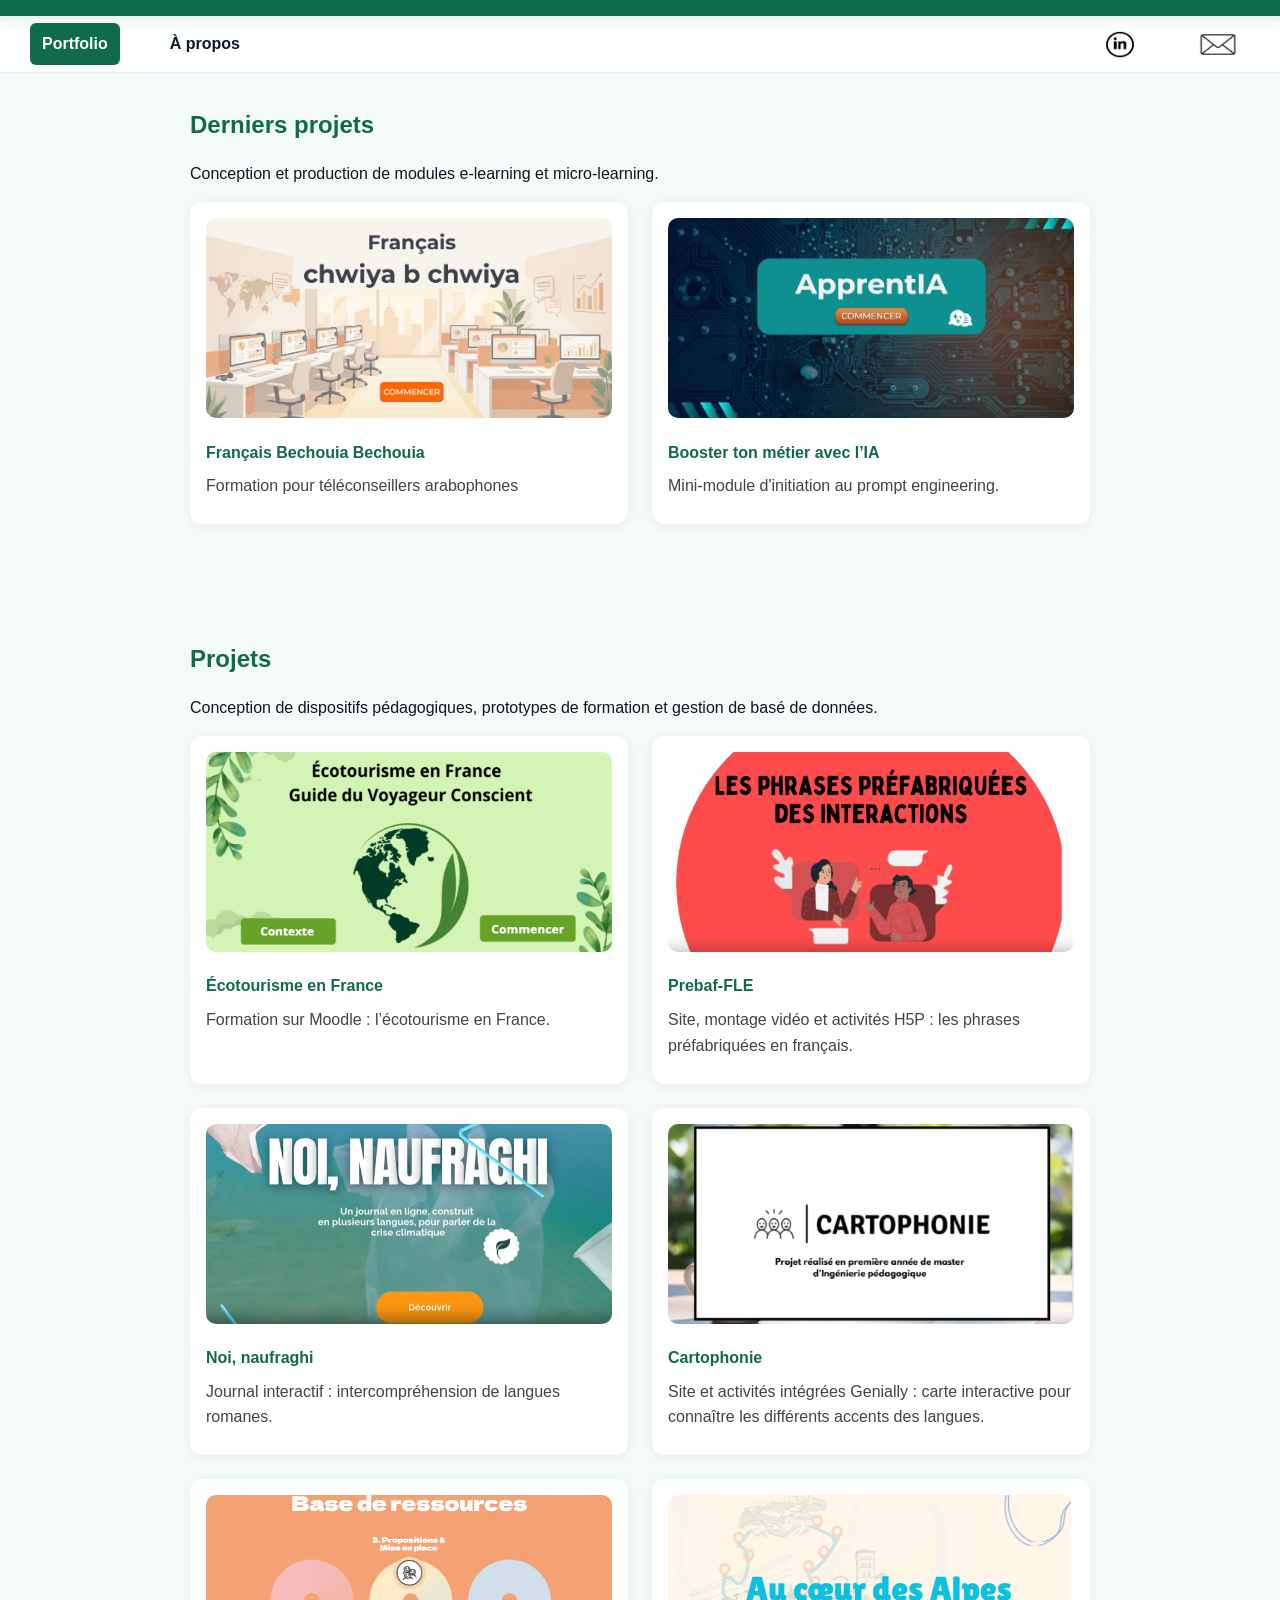
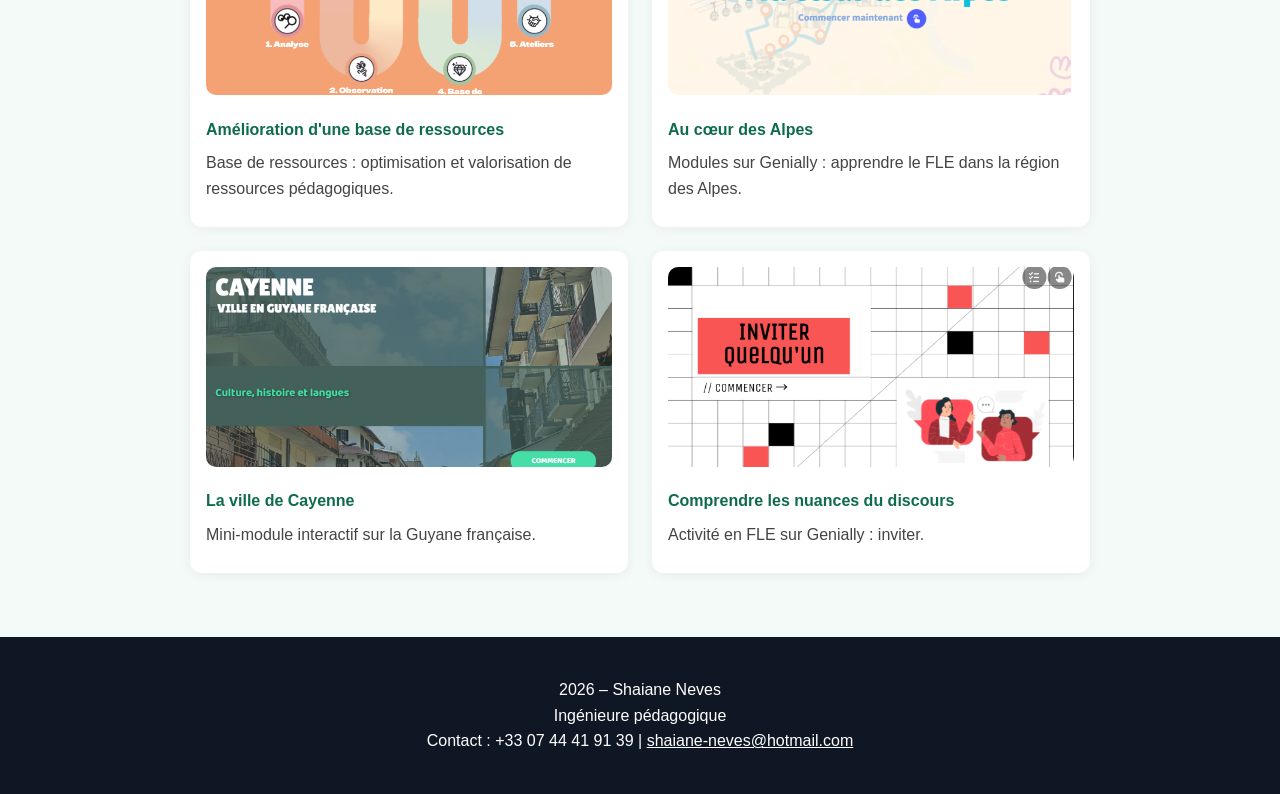
<file: index.html>
<!DOCTYPE html>
<html lang="fr">
<head>
  <meta charset="UTF-8">
  <meta name="viewport" content="width=device-width, initial-scale=1.0">
  <title>Portfolio – Shaiane Neves</title>
  <link rel="stylesheet" href="style.css">
  <!-- Ajout : styles pour la galerie et le modal -->
</head>
<body>
  <header>

    <nav class="minimal-nav" id="main-nav">
      <a href="#projects">Portfolio</a>
      <a href="about.html">À propos</a>

      <div style="margin-left:auto">
        
        <a href="http://www.linkedin.com/in/shaiane-neves" target="_blank" rel="noopener" aria-label="Profil LinkedIn de Shaiane Neves (s'ouvre dans un nouvel onglet)">
          <img src="lk.png" alt="LinkedIn" style="height:55px;width:60px;vertical-align:middle;border-radius:4px;">
        </a>
        
        <div class="tooltip-container" data-tooltip="Envoyer un e-mail à Shaiane Neves">
          <a href="mailto:shaiane-neves@hotmail.com" aria-label="Envoyer un e-mail à Shaiane Neves">
            <img src="mail.png" alt="Contact par e-mail" style="height:35px;width:40px;vertical-align:middle;border-radius:4px;">
          </a>
        
      </div>
    </nav>
  </header>
  <section id="projects" class="projects">
    <h2>Derniers projets</h2>
    <p> Conception et production de modules e‑learning et micro-learning.
 </p>
    <div class="gallery-grid">
      <article class="gallery-item" data-type="video" data-src="bechouia.mp4" data-thumb="images/call.png">
        <div class="gallery-thumb" title="Français Bechouia Bechouia" style="background-image:url('call.png')"></div>
        <h4>Français Bechouia Bechouia</h4>
        <p>Formation pour téléconseillers arabophones</p>
      </article>
      <article class="gallery-item" data-type="video" data-src="apprentia.mp4" data-thumb="ia.png">
        <div class="gallery-thumb" title="IA générative" style="background-image:url('ia.png')"></div>
        <h4>Booster ton métier avec l’IA</h4>
        <p>Mini-module d'initiation au prompt engineering.</p>
      </article>
      </article>
    </div>
  </section>
  <section id="projets" class="projets">
    <h2>Projets</h2>
    <p> Conception de dispositifs pédagogiques, prototypes de formation et gestion de basé de données. </p>
    <!-- Galerie -->
    <div class="gallery-grid">
      <!-- Écotourisme -->
      <article class="gallery-item" data-type="iframe" data-src="https://view.genially.com/68c50330cb3513909ff78c62/interactive-content-ecotourisme-en-france" data-thumb="images/thumb-ecotourisme.jpg">
        <div class="gallery-thumb" title="Voir Écotourisme en France" style="background-image:url('couverture_eco.png')">
        </div>
        <h4>Écotourisme en France</h4>
        <p>Formation sur Moodle : l’écotourisme en France.</p>
      </article>
      <!-- Prebab (vidéo)--> 
      <article class="gallery-item" data-type="video" data-src="prefab.mp4" data-thumb="images/thumb-prefab.png">
        <div class="gallery-thumb" title="Voir Noi, naufraghi" style="background-image:url('couverture_prefab.png')">
        </div>
        <h4>Prebaf-FLE</h4>
        <p>Site, montage vidéo et activités H5P : les phrases préfabriquées en français.</p>
      </article>
           

      <!-- Noi, naufraghi (vidéo) -->
      <article class="gallery-item" data-type="video" data-src="no.mp4" data-thumb="images/thumb-noi.jpg">
        <div class="gallery-thumb" title="Voir Noi, naufraghi" style="background-image:url('couverture_noi.png')">
        </div>
        <h4>Noi, naufraghi</h4>
        <p>Journal interactif : intercompréhension de langues romanes.</p>
      </article>

      <!-- Cartophonie (vidéo) -->
      <article class="gallery-item" data-type="video" data-src="car.mp4" data-thumb="images/thumb-cartophonie.png">
        <div class="gallery-thumb" title="Cartophonie" style="background-image:url('couverture_cartophonie.png')">
        </div>
        <h4>Cartophonie</h4>
        <p>Site et activités intégrées Genially : carte interactive pour connaître les différents accents des langues.</p>
      </article>

      <!-- Amélioration base de ressources -->
      <article class="gallery-item" data-type="iframe" data-src="https://view.genially.com/68c84f020de733121bd841e8" data-thumb="images/thumb-base-ressources.jpg">
        <div class="gallery-thumb" title="Voir Amélioration d'une base de ressources" style="background-image:url('couverture_ame.png')">
        </div>
        <h4>Amélioration d'une base de ressources</h4>
        <p>Base de ressources : optimisation et valorisation de ressources pédagogiques.</p>
      </article>

      <!-- Au cœur des Alpes (vidéo) -->
      <article class="gallery-item" data-type="video" data-src="coeur.mp4" data-thumb="images/thumb-coe.png">
        <div class="gallery-thumb" title="Cartophonie" style="background-image:url('couverture_coe.png')">
        </div>
        <h4>Au cœur des Alpes</h4>
        <p>Modules sur Genially : apprendre le FLE dans la région des Alpes.</p>
      </article>

      <!-- Cayenne – Contenu interactif -->
      <article class="gallery-item" data-type="iframe" data-src="https://view.genially.com/67b5dc00b57c6adc7378c71e/interactive-content-cayenne" data-thumb="images/thumb-cayenne.jpg">
        <div class="gallery-thumb" title="Voir Cayenne – Contenu interact"
        style="background-image:url('couverture_cay.png')">
        </div>
        <h4>La ville de Cayenne</h4>
        <p>Mini-module interactif sur la Guyane française.</p>
      </article>

      <!-- Projet Genially -->
      <article class="gallery-item" data-type="iframe" data-src="https://view.genially.com/67fe1a7b233afce0d6bed48f/interactive-content-inviter-quelquun" data-thumb="images/thumb-genially.jpg">
        <div class="gallery-thumb" title="Voir Projet Genially" style="background-image:url('couverture_pre.png')">
        </div>
        <h4>Comprendre les nuances du discours </h4>
        <p>Activité en FLE sur Genially : inviter. </p>
      </article>
    </div>
  </section>

  <!-- Modal / Lightbox -->
  <div id="gallery-modal" aria-hidden="true">
    <div class="modal-card" role="dialog" aria-modal="true" aria-label="Affichage du projet">
      <div class="modal-body">
        <button class="modal-close" aria-label="Fermer">✕</button>
        <div class="modal-content-area"></div>
      </div>
    </div>
  </div>

   <footer>
    <p>
      2026 – Shaiane Neves<br>
      Ingénieure pédagogique<br>
      Contact : <a style="color: inherit;">+33 07 44 41 91 39</a>  |  <a href="mailto:shaiane-neves@hotmail.com" style="color: inherit;">shaiane-neves@hotmail.com</a>
    </p>
  </footer>

  </script>
  <script>

    (function(){
      const navLinks = document.querySelectorAll('nav.minimal-nav a[href^="#"]');

      let lastUserNavTime = 0;
      const sections = Array.from(navLinks).map(a=>document.querySelector(a.getAttribute('href'))).filter(Boolean);
      const obs = new IntersectionObserver(entries => {

        if(Date.now() - lastUserNavTime < 800) return;
        entries.forEach(entry => {
          const id = entry.target.id;
          const link = document.querySelector('nav.minimal-nav a[href="#'+id+'"]');
          if(entry.isIntersecting){
            navLinks.forEach(l=>l.classList.remove('active'));
            if(link) link.classList.add('active');
          }
        });
      }, { root: null, threshold: 0.45 });
      sections.forEach(s=>obs.observe(s));


      navLinks.forEach(link => {
        link.addEventListener('click', (e) => {
          lastUserNavTime = Date.now();
          navLinks.forEach(l=>l.classList.remove('active'));
          link.classList.add('active');

        });
      });

 
      function setInitialActive(){
        const hash = window.location.hash;
        if(hash){
          const targetLink = document.querySelector('nav.minimal-nav a[href="'+hash+'"]');
          if(targetLink){
            navLinks.forEach(l=>l.classList.remove('active'));
            targetLink.classList.add('active');
            return;
          }
        }
      
        const projetsLink = document.querySelector('nav.minimal-nav a[href="#projets"]');
        if (projetsLink) {
          navLinks.forEach(l=>l.classList.remove('active'));
          projetsLink.classList.add('active');
          const projetsSection = document.querySelector('#projets');
          if(projetsSection){ projetsSection.scrollIntoView(); }
        }
      }

      setInitialActive();
      window.addEventListener('load', ()=> requestAnimationFrame(setInitialActive));
    })();


    (function(){
      const modal = document.getElementById('gallery-modal');
      const modalArea = modal.querySelector('.modal-content-area');
      const closeBtn = modal.querySelector('.modal-close');

  
      document.querySelectorAll('.gallery-item').forEach(item=>{
        const thumbEl = item.querySelector('.gallery-thumb');
        if(item.dataset.thumb && thumbEl && !thumbEl.style.backgroundImage){
          thumbEl.style.backgroundImage = `url("${item.dataset.thumb}")`;
        }
      });

      function openModal(type, src){

        modalArea.innerHTML = '';
        if(type === 'iframe'){
          const iframe = document.createElement('iframe');
          iframe.src = src;
          iframe.allowFullscreen = true;
          iframe.loading = 'lazy';
          modalArea.appendChild(iframe);
        } else if(type === 'video'){
          const video = document.createElement('video');
          video.src = src;
          video.controls = true;
          video.autoplay = true;
          modalArea.appendChild(video);
        }
        modal.classList.add('open');
        modal.setAttribute('aria-hidden','false');
        document.body.style.overflow = 'hidden';
      }

      function closeModal(){
        modal.classList.remove('open');
        modal.setAttribute('aria-hidden','true');
        modalArea.innerHTML = '';
        document.body.style.overflow = '';
      }

      document.querySelectorAll('.gallery-item').forEach(item=>{
        const thumb = item.querySelector('.gallery-thumb');
        thumb.addEventListener('click', ()=> openModal(item.dataset.type, item.dataset.src));
      });

      
      document.querySelectorAll('.gallery2').forEach(item=>{
        const thumb = item.querySelector('.galleryto');
        thumb.addEventListener('disable', ()=> openModal(item.dataset.type, item.dataset.src));
      });

      closeBtn.addEventListener('click', closeModal);
      modal.addEventListener('click', (e)=>{
        if(e.target === modal) closeModal();
      });
      document.addEventListener('keydown', (e)=>{
        if(e.key === 'Escape' && modal.classList.contains('open')) closeModal();
      });
    })();
  </script>
</body>
</html>
</file>
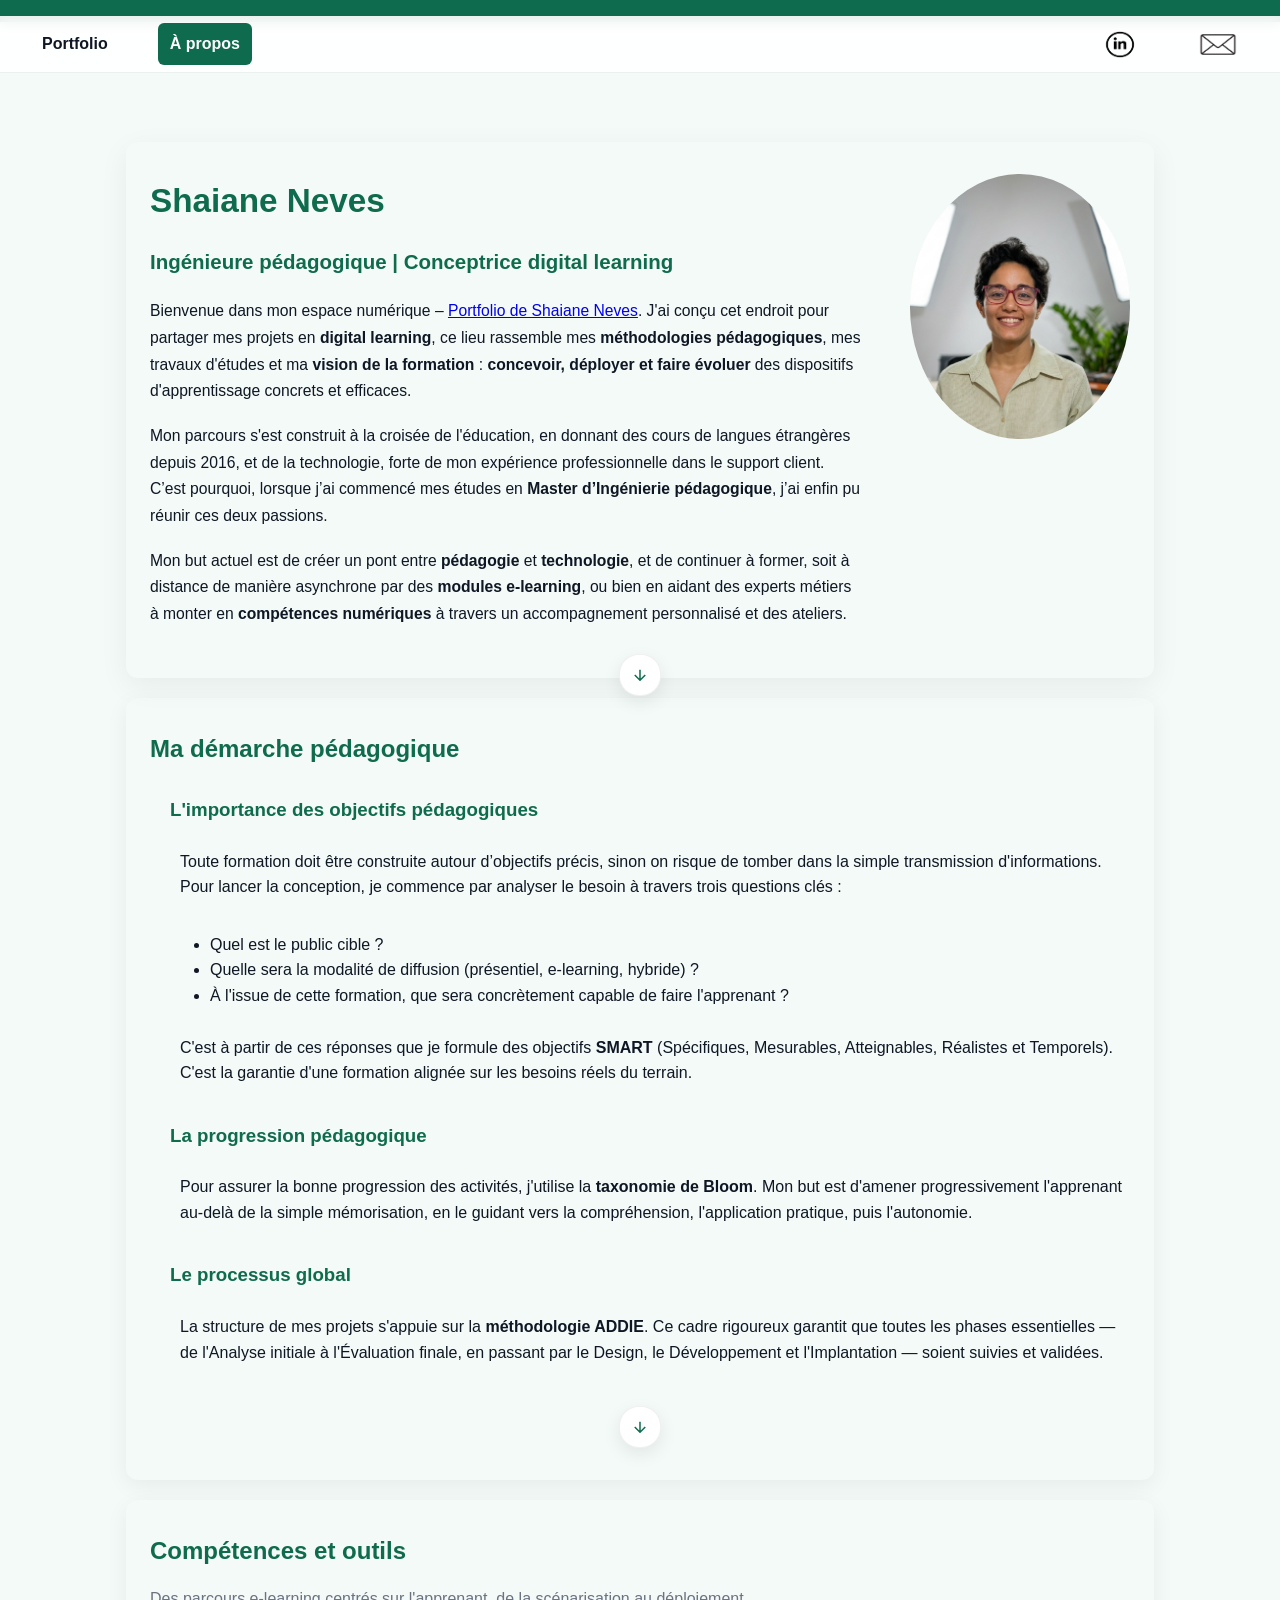
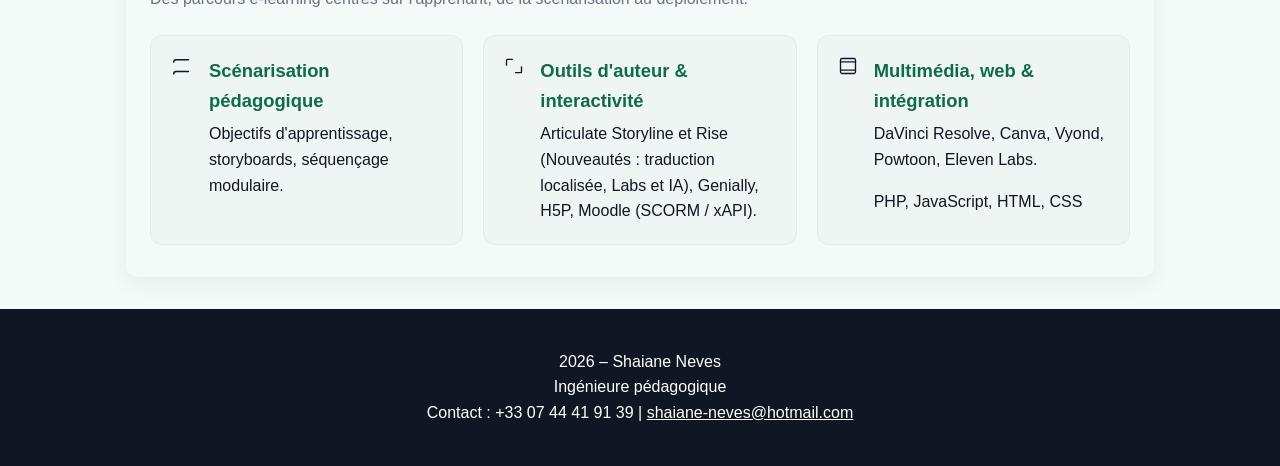
<file: about.html>
<!DOCTYPE html>
<html lang="fr">
<head>
  <meta charset="UTF-8">
  <meta name="viewport" content="width=device-width, initial-scale=1.0">
  <title>À propos | Shaiane Neves – Ingénieure Pédagogique</title>
  <link rel="stylesheet" href="style.css">
  <style>
    /* Ajustements et fignolages spécifiques à la page À Propos */
    .hero-about {
      padding-top: 100px; /* Évite que le contenu soit masqué sous la barre fixe */
    }
    
    /* Modernisation de la liste de compétences en Grid responsive et interactive */
    .skills-list-modern {
      display: grid;
      grid-template-columns: repeat(auto-fit, minmax(280px, 1fr));
      gap: 20px;
      list-style: none;
      padding: 0;
      margin: 24px 0 0 0;
    }
    
    .skills-list-modern li {
      display: flex;
      gap: 16px;
      align-items: flex-start;
      padding: 20px;
      border-radius: 12px;
      background: rgba(15, 23, 36, 0.02);
      border: 1px solid rgba(15, 23, 36, 0.04);
      transition: transform 0.23s ease, box-shadow 0.23s ease, background-color 0.23s ease;
    }

    .skills-list-modern li:hover {
      transform: translateY(-3px);
      box-shadow: 0 8px 24px rgba(15, 23, 36, 0.06);
      background-color: #ffffff;
    }

    .skills-list-modern h3 {
      margin: 0 0 6px 0;
      font-size: 1.15rem;
      font-weight: 700;
      color: var(--color-accent);
    }

    #skills {
      display: flex;
      flex-direction: column;
    }

    #skills .scroll-indicator {
      position: relative;
      left: auto;
      bottom: auto;
      align-self: center;
      margin: 24px auto 0;
      transform: none;
    }

    #skills .scroll-indicator:hover {
      transform: translateY(-3px);
    }

    @media (max-width: 720px) {
      .hero-about { padding-top: 80px; }
      .skills-list-modern li { padding: 16px; }
    }
  </style>
</head>
<body>

  <header>
    <nav class="minimal-nav" id="main-nav" aria-label="Navigation principale">
      <a href="index.html">Portfolio</a>
      <a href="about.html" class="active" aria-current="page">À propos</a>
      
      <div style="margin-left:auto">
        
        <a href="http://www.linkedin.com/in/shaiane-neves" target="_blank" rel="noopener" aria-label="Profil LinkedIn de Shaiane Neves (s'ouvre dans un nouvel onglet)">
          <img src="lk.png" alt="LinkedIn" style="height:55px;width:60px;vertical-align:middle;border-radius:4px;">
        </a>
        
        <div class="tooltip-container" data-tooltip="Envoyer un e-mail à Shaiane Neves">
          <a href="mailto:shaiane-neves@hotmail.com" aria-label="Envoyer un e-mail à Shaiane Neves">
            <img src="mail.png" alt="Contact par e-mail" style="height:35px;width:40px;vertical-align:middle;border-radius:4px;">
          </a>
        </div>
      </div>
    </nav>
  </header>

  <main id="content" class="hero-about">
    
    <section id="portfolio" class="about-panel">
      
      <div class="about-photo">
        <img src="photo10.png" alt="Portrait de Shaiane Neves" class="profile-photo" style="width:220px;height:auto;max-width:100%;">
      </div>

      <div class="about-text">
        <h3 class="about-heading">Shaiane Neves</h3>
        <p class="lead" style="color: var(--color-accent);">Ingénieure pédagogique | Conceptrice digital learning</p>
  
      <p>Bienvenue dans mon espace numérique – <a href="index.html">Portfolio de Shaiane Neves</a>. J'ai conçu cet endroit pour partager mes projets en <strong>digital learning</strong>, ce lieu rassemble mes <strong>méthodologies pédagogiques</strong>, mes travaux d'études et ma <strong>vision de la formation</strong> : <strong>concevoir, déployer et faire évoluer</strong> des dispositifs d'apprentissage concrets et efficaces.</p>

      <p>Mon parcours s'est construit à la croisée de l'éducation, en donnant des cours de langues étrangères depuis 2016, et de la technologie, forte de mon expérience professionnelle dans le support client. C’est pourquoi, lorsque j’ai commencé mes études en <strong>Master d’Ingénierie pédagogique</strong>, j’ai enfin pu réunir ces deux passions.</p>

      <p>Mon but actuel est de créer un pont entre <strong>pédagogie</strong> et <strong>technologie</strong>, et de continuer à former, soit à distance de manière asynchrone par des <strong>modules e-learning</strong>, ou bien en aidant des experts métiers à monter en <strong>compétences numériques</strong> à travers un accompagnement personnalisé et des ateliers.</p>
      </div>

      <a href="#skills" class="scroll-indicator animate" aria-hidden="true">
        <svg viewBox="0 0 24 24" fill="none" stroke="currentColor" stroke-width="2"><path d="M12 5v14M19 12l-7 7-7-7"/></svg>
      </a>
    </section>

    <section id="skills" class="panel-card section">
    <h2 style="color: var(--color-accent);">Ma démarche pédagogique</h2>
  <h3 style="margin-left: 20px;">L'importance des objectifs pédagogiques</h3>
  <p style="margin-left: 30px;">Toute formation doit être construite autour d’objectifs précis, sinon on risque de tomber dans la simple transmission d'informations. Pour lancer la conception, je commence par analyser le besoin à travers trois questions clés :</p>
  <ul style="margin-bottom: 10px; padding-left: 10px; margin-left: 50px;">
    <li>Quel est le public cible ?</li>
    <li>Quelle sera la modalité de diffusion (présentiel, e-learning, hybride) ?</li>
    <li>À l'issue de cette formation, que sera concrètement capable de faire l'apprenant ?</li>
  </ul>
  <p style="margin-left: 30px;">C'est à partir de ces réponses que je formule des objectifs <strong>SMART</strong> (Spécifiques, Mesurables, Atteignables, Réalistes et Temporels). C'est la garantie d'une formation alignée sur les besoins réels du terrain.</p>

  <h3 style="margin-left: 20px;">La progression pédagogique</h3>
  <p style="margin-left: 30px;">Pour assurer la bonne progression des activités, j'utilise la <strong>taxonomie de Bloom</strong>. Mon but est d'amener progressivement l'apprenant au-delà de la simple mémorisation, en le guidant vers la compréhension, l'application pratique, puis l'autonomie.</p>
  
  <h3 style="margin-left: 20px;">Le processus global</h3>
  <p style="margin-left: 30px;">La structure de mes projets s'appuie sur la <strong>méthodologie ADDIE</strong>. Ce cadre rigoureux garantit que toutes les phases essentielles — de l'Analyse initiale à l'Évaluation finale, en passant par le Design, le Développement et l'Implantation — soient suivies et validées.</p>
</div>
      <a href="#outil" class="scroll-indicator animate" aria-hidden="true">
        <svg viewBox="0 0 24 24" fill="none" stroke="currentColor" stroke-width="2"><path d="M12 5v14M19 12l-7 7-7-7"/></svg>
      </a>
</section>

  <section id="outil" class="panel-card section">
      <h2>Compétences et outils</h2>
      <p class="text-secondary">Des parcours e‑learning centrés sur l'apprenant, de la scénarisation au déploiement.</p>

      <ul class="skills-list-modern">
        <li>
          <div class="skill-icon" aria-hidden="true">
            <svg width="22" height="22" viewBox="0 0 24 24" fill="none" xmlns="http://www.w3.org/2000/svg"><path d="M3 6.5C3 5.12 4.12 4 5.5 4H19" stroke="currentColor" stroke-width="1.6" stroke-linecap="round" stroke-linejoin="round"/><path d="M3 19.5C3 18.12 4.12 17 5.5 17H19" stroke="currentColor" stroke-width="1.6" stroke-linecap="round" stroke-linejoin="round"/></svg>
          </div>
          <div>
            <h3>Scénarisation pédagogique</h3>
            <div class="skill-tools">Objectifs d'apprentissage, storyboards, séquençage modulaire.</div>
          </div>
        </li>

        <li>
          <div class="skill-icon" aria-hidden="true">
            <svg width="20" height="20" viewBox="0 0 24 24" fill="none" xmlns="http://www.w3.org/2000/svg"><path d="M21 13v6a1 1 0 0 1-1 1h-6" stroke="currentColor" stroke-width="1.6" stroke-linecap="round" stroke-linejoin="round"/><path d="M3 11v-6a1 1 0 0 1 1-1h6" stroke="currentColor" stroke-width="1.6" stroke-linecap="round" stroke-linejoin="round"/></svg>
          </div>
          <div>
            <h3>Outils d'auteur & interactivité</h3>
            <div class="skill-tools">Articulate Storyline et Rise (Nouveautés : traduction localisée, Labs et IA), Genially, H5P, Moodle (SCORM / xAPI).</div>
          </div>
        </li>

        <li>
          <div class="skill-icon" aria-hidden="true">
            <svg width="20" height="20" viewBox="0 0 24 24" fill="none" xmlns="http://www.w3.org/2000/svg"><rect x="3" y="3" width="18" height="18" rx="2" stroke="currentColor" stroke-width="1.6"/><path d="M3 7h18M3 17h18" stroke="currentColor" stroke-width="1.6" stroke-linecap="round"/></svg>
          </div>
          <div>
            <h3>Multimédia, web & intégration</h3>
            <div class="skill-tools">DaVinci Resolve, Canva, Vyond, Powtoon, Eleven Labs. <p></p> PHP, JavaScript, HTML, CSS</div>
          </div>
        </li>
    </section>
    </section>
  </main>

  <footer>
    <p>
      2026 – Shaiane Neves<br>
      Ingénieure pédagogique<br>
      Contact : <a style="color: inherit;">+33 07 44 41 91 39</a>  |  <a href="mailto:shaiane-neves@hotmail.com" style="color: inherit;">shaiane-neves@hotmail.com</a>
    </p>
  </footer>

  <script>
    (function(){
      const form = document.getElementById('contact-form');
      if(!form) return; 
      form.addEventListener('submit', function(e){
        e.preventDefault();
        const to = 'shaiane-neves@hotmail.com';
        const name = (form.name.value || '').trim();
        const email = (form.email.value || '').trim();
        const subject = (form.subject.value || 'Message depuis le site').trim();
        const message = (form.message.value || '').trim();
        if(!message){
          alert('Merci d\'écrire un message avant d\'envoyer.');
          return;
        }
        let body = '';
        if(name) body += 'Nom: ' + name + '\n\n';
        if(email) body += 'Email: ' + email + '\n\n';
        body += message;
        window.location.href = 'mailto:' + encodeURIComponent(to) + '?subject=' + encodeURIComponent(subject) + '&body=' + encodeURIComponent(body);
      });
    })();
  </script>
</body>
</html>
</file>
<file: style.css>
/* Section accueil plein écran, photo à droite */
.hero-full {
  min-height: 100vh;
  display: flex;
  align-items: center;
  justify-content: space-between;
  /* dégradé subtil sur fond clair */
  background: linear-gradient(120deg, var(--color-bg, #F4FAF7) 60%, #E6F7EE 100%);
  padding: 0 5vw;
}
.hero-text {
  flex: 1;
  display: flex;
  flex-direction: column;
  justify-content: center;
  align-items: flex-start;
  max-width: 600px;
}
.hero-title {
  font-size: 3em;
  font-weight: 900;
  margin-bottom: 0.2em;
  letter-spacing: 1px;
  color: var(--color-text-main, #0f1724);
}
.hero-subtitle {
  font-size: 1.5em;
  font-weight: 400;
  margin-bottom: 0.7em;
  color: var(--color-accent, #0f6b4d);
}
/* Section accueil plein écran, photo à droite */
.hero-full {
  min-height: 100vh;
  display: flex;
  align-items: center;
  justify-content: space-between;
  /* dégradé subtil sur fond clair */
  background: linear-gradient(120deg, var(--color-bg, #F4FAF7) 60%, #E6F7EE 100%);
  padding: 0 5vw;
}
.hero-text {
  flex: 1;
  display: flex;
  flex-direction: column;
  justify-content: center;
  align-items: flex-start;
  max-width: 600px;
}
.hero-title {
  font-size: 3em;
  font-weight: 900;
  margin-bottom: 0.2em;
  letter-spacing: 1px;
  color: var(--color-text-main, #0f1724);
}
.hero-subtitle {
  font-size: 1.5em;
  font-weight: 400;
  margin-bottom: 0.7em;
  color: var(--color-accent, #0f6b4d);
}
.hero-linkedin {
  margin-bottom: 1.5em;
}
.hero-linkedin img {
  width: 32px;
  height: 32px;
  vertical-align: middle;
}
.hero-desc {
  color: var(--color-text-secondary, #6B7280);
  font-size: 1.15em;
  font-weight: 400;
  margin-top: 2em;
}
.hero-photo {
  width: 340px;
  height: 440px;
  object-fit: cover;
  box-shadow: 0 8px 32px rgba(0,0,0,0.12);
  border-radius: 12px;
  background: #fff;
}
    :root {
      /* Palette mise à jour */
      --color-accent: #0f6b4d; /* vert foncé */
      --color-secondary: #1fb07a; /* vert clair */
      --color-bg: #F4FAF7; /* fond clair légèrement vert */
      --color-text-main: #0f1724; /* texte principal sombre */
      --color-text-secondary: #6B7280; /* texte secondaire gris */
      --color-success: #10B981; /* vert succès */
    }
    body {
      font-family: 'Segoe UI', Arial, sans-serif;
      margin: 0;
      line-height: 1.6;
      color: var(--color-text-main);
      background: var(--color-bg);
    }
    header {
      background: var(--color-accent);
      color: #fff;
      padding: 0.7rem 0.5rem;
      text-align: center;
      position: relative;
    }
    header h1 {
      margin: 0;
    }
    nav {
      margin-top: 1rem;
    }
    nav a {
      color: #fff;
      margin: 0 10px;
      text-decoration: none;
      font-weight: bold;
      transition: color 0.2s;
    }
    nav a:hover {
      color: var(--color-secondary);
    }
    section {
  max-width: 900px;
  margin: 2rem auto;
  padding: 1rem 0;
  background: transparent;
  border-radius: 0;
  box-shadow: none;
    }
    h2, h3, h4, h5, h6 {
      color: var(--color-accent);
      margin-bottom: 0.5rem;
    }
    ul {
      padding-left: 1.2rem;
    }
    .projets .projet {
  padding: 1rem 0;
  margin: 1.5rem 0;
    }
    .btn, button {
      background: var(--color-accent);
      color: #fff;
      border: none;
      padding: 0.5em 1em;
      border-radius: 4px;
      cursor: pointer;
      transition: background 0.2s;
    }
    .btn:hover, button:hover {
      background: var(--color-secondary);
    }
    .highlight {
      background: var(--color-secondary);
      color: var(--color-text-main);
      padding: 0.2em 0.4em;
      border-radius: 3px;
    }
    .success, .callout {
      color: var(--color-success);
      font-weight: bold;
    }
    .section {
      background: var(--color-bg);
      padding: 2em;
      border-radius: 8px;
      margin-bottom: 1.5em;
    }
    .text-secondary {
      color: var(--color-text-secondary);
    }
    footer {
      background: var(--color-text-main);
      color: #fff;
      text-align: center;
      padding: 1.5rem;
      margin-top: 2rem;
    }

/* Minimaliste: nav fixe et sections claires */
html { scroll-behavior: smooth; }
.minimal-nav {
  position: fixed;
  top: 0;
  left: 0;
  right: 0;
  height: 56px;
  display: flex;
  align-items: center;
  gap: 18px;
  padding: 0 20px;
  background: rgba(255,255,255,0.9);
  backdrop-filter: blur(6px);
  box-shadow: 0 1px 0 rgba(16,24,40,0.04);
  z-index: 1000;
}
.minimal-nav a {
  color: var(--color-text-main);
  text-decoration: none;
  padding: 8px 12px;
  border-radius: 6px;
  font-weight:600;
}
.minimal-nav a:hover { background: rgba(37,99,235,0.06); }
.minimal-nav a.active { background: var(--color-accent); color: #fff; }

/* Add top spacing so content isn't hidden under fixed nav */
main, section { padding-top: 72px; }

/* Sections visually minimal */
section { padding: 48px 24px; }
.projets { padding-bottom: 16px; }

/* Make micro modules compact by default; still use zoomable class */
.micromodules-panel { background: transparent; box-shadow:none; padding: 16px 8px; border-radius:0; }
.micromodules-panel .projet iframe { max-width: 100%; height: 260px; }

/* Ensure hero simplified */
.hero-full { background: var(--color-bg); }
.hero-photo { border-radius:8px; }

/* About panel: image à gauche, texte centré à droite (inspire l'image jointe) */
.about-panel {
  max-width: 1200px;
  margin: 40px auto;
  display: flex;
  align-items: center;
  gap: 48px;
  padding: 40px;
  background: var(--color-bg, #F4FAF7);
  border-radius: 12px;
  box-shadow: 0 8px 30px rgba(2,6,23,0.06);
}

/* Scroll indicator (small down arrow) placed at bottom-center of about-panel */
.about-panel{ position: relative; }
.scroll-indicator{
  position: absolute;
  left: 50%;
  transform: translateX(-50%);
  bottom: -18px;
  width: 40px;
  height: 40px;
  display:flex;
  align-items:center;
  justify-content:center;
  background: white;
  border-radius: 20px;
  box-shadow: 0 6px 18px rgba(2,6,23,0.08);
  border: 1px solid rgba(15,23,36,0.06);
  cursor: pointer;
  color: var(--color-accent);
  transition: transform .22s ease, opacity .2s ease;
}
.scroll-indicator:hover{ transform: translateX(-50%) translateY(-3px); }
.scroll-indicator svg{ width:18px; height:18px; display:block; }

/* subtle bounce to draw attention */
.scroll-indicator.animate{ animation: bounce 2.4s infinite; }
@keyframes bounce{ 0%,20%,50%,80%,100%{ transform:translateX(-50%) translateY(0);} 40%{ transform:translateX(-50%) translateY(-6px);} 60%{ transform:translateX(-50%) translateY(-3px);} }

/* Small button between images */
.between-images-btn{
  all: unset; /* reset */
  display:inline-flex;
  align-items:center;
  justify-content:center;
  width:44px;
  height:44px;
  border-radius:22px;
  background:#fff;
  box-shadow:0 6px 18px rgba(2,6,23,0.08);
  border:1px solid rgba(15,23,36,0.06);
  color:var(--color-accent,#0f6b4d);
  cursor:pointer;
  transition:transform .16s ease;
}
.between-images-btn svg{width:18px;height:18px;}
.between-images-btn:active{ transform:translateY(1px); }

@media (max-width:720px){
  .between-images-btn{ width:40px;height:40px;border-radius:20px }
}

/* Photo */
.about-photo {
  flex: 0 0 auto;
  margin: 0;
}
.about-photo img {
  display: block;
  width: 280px;        /* réduit (avant 320px) */
  height: 380px;       /* réduit (avant 440px) */
  object-fit: cover;
  border: 6px solid rgba(15,23,36,0.95); /* cadre sombre */
  border-radius: 6px;
  box-shadow: 0 8px 30px rgba(2,6,23,0.12);
}

/* Ajustements responsive */
@media (max-width: 1000px) {
  .about-photo img {
    width: 240px;
    height: 320px;
  }
}

@media (max-width: 720px) {
  .about-photo img {
    width: min(60vw, 320px);
    height: auto;
    max-height: 60vh;
  }
}

/* Texte */
.about-text {
  flex: 1 1 60%;
  text-align: center;
  color: var(--color-text-main, #0f1724);
}
.about-heading {
  margin: 0 0 18px 0;
  font-size: clamp(1.6rem, 2.6vw, 2.6rem);
  font-weight: 700;
  color: var(--color-accent, #0f6b4d);
}
.about-text .lead {
  font-size: clamp(1rem, 1.6vw, 1.35rem);
  margin: 0 0 20px 0;
  line-height: 1.6;
  font-weight: 600;
}
.about-text p {
  margin: 0 0 18px 0;
  font-size: clamp(0.98rem, 1.2vw, 1.15rem);
  line-height: 1.7;
  color: var(--color-text-main);
}

/* On aligne la grille visuellement si le conteneur plus étroit */
@media (max-width: 1000px) {
  .about-panel {
    gap: 32px;
    padding: 28px;
  }
  .about-photo img {
    width: 280px;
    height: 380px;
  }
}

/* Mobile: empile verticalement */
@media (max-width: 720px) {
  .about-panel {
    flex-direction: column;
    padding: 20px;
    text-align: center;
  }
  .about-photo img {
    width: min(68vw, 360px);
    height: auto;
    max-height: 60vh;
  }
  .about-text { padding-top: 12px; }
}

/* Make the inserted comp/exp images use the same framed size as the about-photo */
.about-images{
  max-width: 1200px;
  margin: 20px auto;
  padding: 40px;
  display: flex;
  flex-direction: column;
  gap: 18px;
  align-items: center;
  background: var(--color-bg, #F4FAF7);
  border-radius: 12px;
  box-shadow: 0 8px 30px rgba(2,6,23,0.06);
}

.about-images img{
  width: 100%;
  height: auto;
  object-fit: cover;
  border-radius: 8px;
  box-shadow: none;
  border: none;
}

@media (max-width:1000px) {
  .about-images{ padding: 28px; }
}

@media (max-width:720px) {
  .about-images{ padding: 20px; }
  .about-images img{ width: min(68vw, 360px); height: auto; max-height: 60vh; }
}

/* Option A: make the image cover the whole .about-images panel */
.about-images{
  position:relative;
  width:100%;
  max-width:980px;
  margin:20px auto;
  padding:0; /* image will be full-bleed inside */
  aspect-ratio: 4/3; /* panel shape */
  overflow:hidden;
  border-radius:12px;
  background: var(--color-bg, #F4FAF7);
}
.about-images img{
  position:absolute;
  inset:0;
  width:100%;
  height:100%;
  object-fit:cover; /* cover the panel */
  display:block;
}
   .contact-root{max-width:980px;margin:48px auto;padding:24px}
    .contact-card{display:grid;grid-template-columns:220px 1fr;gap:24px;align-items:start;background:var(--color-bg,#f8f5f5);padding:20px;border-radius:12px;box-shadow:0 6px 22px rgba(12,20,30,0.06)}
    .contact-photo{width:200px;height:200px;object-fit:cover;border-radius:12px;display:block}
    .contact-heading{margin:0 0 8px 0;font-size:1.4rem;color:var(--color-text-main)}
    .contact-sub{margin:0 0 16px 0;color:var(--color-text-secondary)}
    form.contact-form{display:flex;flex-direction:column;gap:12px}
    label{font-size:0.95rem;color:var(--color-text-main)}
    input[type=text],input[type=email],textarea{width:100%;padding:10px;border:1px solid rgba(15,23,36,0.08);border-radius:8px;font-size:0.95rem}
    textarea{min-height:140px;resize:vertical}
    .actions{display:flex;gap:12px;align-items:center}
    button.primary{background:var(--color-accent,#0f6b4d);color:white;border:none;padding:10px 16px;border-radius:8px;cursor:pointer}
    .note{font-size:0.9rem;color:var(--color-text-secondary)}
    @media (max-width:720px){.contact-card{grid-template-columns:1fr;align-items:center}.contact-photo{margin:0 auto}}
  /* Shared card styling for panels (À propos, Compétences, Contact) */
  .panel-card{max-width:980px;margin:24px auto;padding:20px;background:var(--color-bg,#ffffff);border-radius:12px;box-shadow:0 6px 22px rgba(12,20,30,0.06)}
  .panel-card h2{margin-top:0}
  /* muted variant (grey background) for panels that need the original contact look */
  .panel-card--muted{background:var(--color-bg,#f8f5f5)}
  /* about-panel uses its own layout (not forced to panel-card) */
  /* Flip-card (page turn) styles for About panel */
  .flip-card{max-width:980px;margin:24px auto;perspective:1200px}
  .flip-card-inner{position:relative;width:100%;height:100%;transition:transform 0.9s cubic-bezier(.2,.9,.3,1);transform-style:preserve-3d}
  .flip-card.is-flipped .flip-card-inner{transform:rotateY(180deg)}
  .flip-card-front,.flip-card-back{position:relative;backface-visibility:hidden;-webkit-backface-visibility:hidden;border-radius:12px;overflow:hidden}
  .flip-card-front{background:var(--color-bg,#ffffff);box-shadow:0 6px 22px rgba(12,20,30,0.06);padding:20px}
  .flip-card-back{position:absolute;inset:0;transform:rotateY(180deg);display:flex;align-items:center;justify-content:center;background:#111}
  .flip-card-back img{width:100%;height:100%;object-fit:cover;display:block}
  /* Make flip-card clickable (indicate affordance) */
  .flip-card{cursor:pointer}
  /* CV fixes: prevent frame/content from changing size */
  #cv > .panel-card{background:transparent;box-shadow:none;padding:0}
  #cv .flip-card{max-width:980px;margin:12px auto;width:100%;aspect-ratio:4/3;position:relative}
  #cv .flip-card-inner{height:100%}
  #cv .flip-card-front,#cv .flip-card-back{position:absolute;inset:0;border-radius:12px;overflow:hidden;background:none;box-shadow:0 6px 22px rgba(12,20,30,0.06)}
  #cv .full-screen-img{width:100%;height:100%;object-fit:cover;display:block}
  #cv .flip-card-front .content,#cv .flip-card-back .content{height:100%;overflow:auto;padding:18px;box-sizing:border-box}
  
     /* smooth scroll for anchor navigation */
    html { scroll-behavior: smooth; }
    /* Galerie */
    .gallery-grid{display:grid;grid-template-columns:repeat(auto-fit,minmax(300px,1fr));gap:24px}
    .gallery-item{background:#fff;border-radius:12px;padding:16px;box-shadow:0 2px 12px rgba(0,0,0,0.06);display:flex;flex-direction:column}
    /* Thumb: now supports background images */
    .gallery-thumb{position:relative;height:200px;background:#e9f2fb;border-radius:10px;display:flex;align-items:center;justify-content:center;overflow:hidden;cursor:pointer;background-size:cover;background-position:center;background-repeat:no-repeat;transition:transform .22s ease}
    .gallery-thumb:hover{transform:scale(1.02)}
  /* Disable hover and clicks for items marked .no-click */
  .gallery-item.no-click .gallery-thumb{cursor:default;pointer-events:none;transform:none}
  .gallery-item.no-click .gallery-thumb:hover{transform:none}
    /* Make specific full-width image fill the viewport while keeping aspect ratio */
    .full-screen-img{width:100%;height:100vh; object-fit:cover; display:block}
    .gallery-thumb .play{font-size:34px;color:#fff;background:rgba(0,0,0,0.35);padding:10px;border-radius:50%}
    .gallery-item h3{margin:.6em 0 .2em}
    .gallery-item p{margin:0 0 .6em;color:#444}
    /* Modal */
    #gallery-modal{position:fixed;inset:0;display:none;align-items:center;justify-content:center;background:rgba(0,0,0,0.6);z-index:1200;padding:24px}
    #gallery-modal.open{display:flex}
    .modal-card{max-width:1100px;width:100%;background:#fff;border-radius:12px;overflow:hidden;box-shadow:0 10px 40px rgba(2,6,23,.4)}
    /* Keep the modal body in a fixed 16:9 container so embedded videos fit without side bars */
    .modal-body{position:relative;padding:0;background:#000;aspect-ratio:16/9;height:auto}
    .modal-body iframe,.modal-body video{position:absolute;inset:0;width:100%;height:100%;border:0;display:block}
    .modal-close{position:absolute;top:8px;right:8px;background:rgba(0,0,0,0.6);color:#fff;border:0;border-radius:6px;padding:6px 10px;cursor:pointer;font-size:18px;z-index:2}
    @media (max-width:900px){
      .modal-body{aspect-ratio:16/9;width:92vw}
    }
    @media (max-width:600px){
      .modal-body{aspect-ratio:16/9;width:100%;height:auto}
    }


    /* Style de base pour le conteneur du bouton */
.tooltip-container {
  position: relative;
  display: inline-block;
}

/* Création de l'infobulle au survol */
.tooltip-container::after {
  content: attr(data-tooltip);
  position: absolute;
  bottom: -40px; /* Positionne l'infobulle juste en dessous du bouton */
  left: 50%;
  transform: translateX(-50%) scale(0.9);
  background-color: #333;
  color: #fff;
  padding: 6px 12px;
  border-radius: 6px;
  font-size: 0.75rem;
  white-space: nowrap;
  opacity: 0;
  pointer-events: none;
  transition: all 0.2s ease-in-out;
  box-shadow: 0 4px 6px rgba(0,0,0,0.1);
  z-index: 100;
}

/* Effet d'apparition au survol (hover) et au focus (clavier) */
.tooltip-container:hover::after,
.tooltip-container:focus-within::after {
  opacity: 1;
  transform: translateX(-50%) scale(1);
}

/* Photo de profil modernisée en fondu rond */
.about-photo img {
  display: block;
  width: 280px;        
  height: 280px; /* On met la même hauteur que la largeur pour un cercle parfait */
  object-fit: cover;
  border: none;          /* Enlève complètement le gros cadre noir */  border-radius: 50%; /* Rend l'image parfaitement ronde */
  box-shadow: none;      /* Enlève l'ombre si vous souhaitez un effet totalement épuré */}


  /* 1. SECTION PRÉSENTATION : On la laisse à sa taille d'origine (Généreuse et spacieuse) */
.about-panel {
  max-width: 980px; /* Taille d'origine conservée */
  margin: 20px auto;  
  display: flex;
  align-items: center;
  gap: 48px;
  padding: 40px;      
  background: var(--color-bg, #F4FAF7);
  border-radius: 12px;
  box-shadow: 0 8px 30px rgba(2,6,23,0.06);
  position: relative;
}

/* 2. SECTION COMPÉTENCES : S'élargit pour faire EXACTEMENT la même taille que la présentation */
.panel-card {
  max-width: 980px; /* Modifié de 980px à 1200px pour s'aligner sur la section 1 */
  margin: 20px auto;  
  padding: 40px;      /* Même espacement interne pour une harmonie parfaite */
  background: var(--color-bg, #F4FAF7);
  border-radius: 12px;
  box-shadow: 0 6px 22px rgba(12,20,30,0.06);
}

/* 3. Optimisation des espacements verticaux globaux pour que la page reste moderne et aérée */
section { 
  padding: 32px 24px !important; 
}

main, section { 
  padding-top: 64px; 
}

/* Final override: photo on the right, text left-aligned */
.about-panel {
  flex-direction: row-reverse;
  align-items: flex-start;
}

.about-photo {
  align-self: flex-start;
}

.about-text {
  text-align: left;
}

@media (max-width: 720px) {
  .about-panel {
    flex-direction: column;
    align-items: center;
  }

  .about-text {
    text-align: left;
  }
}
</file>
